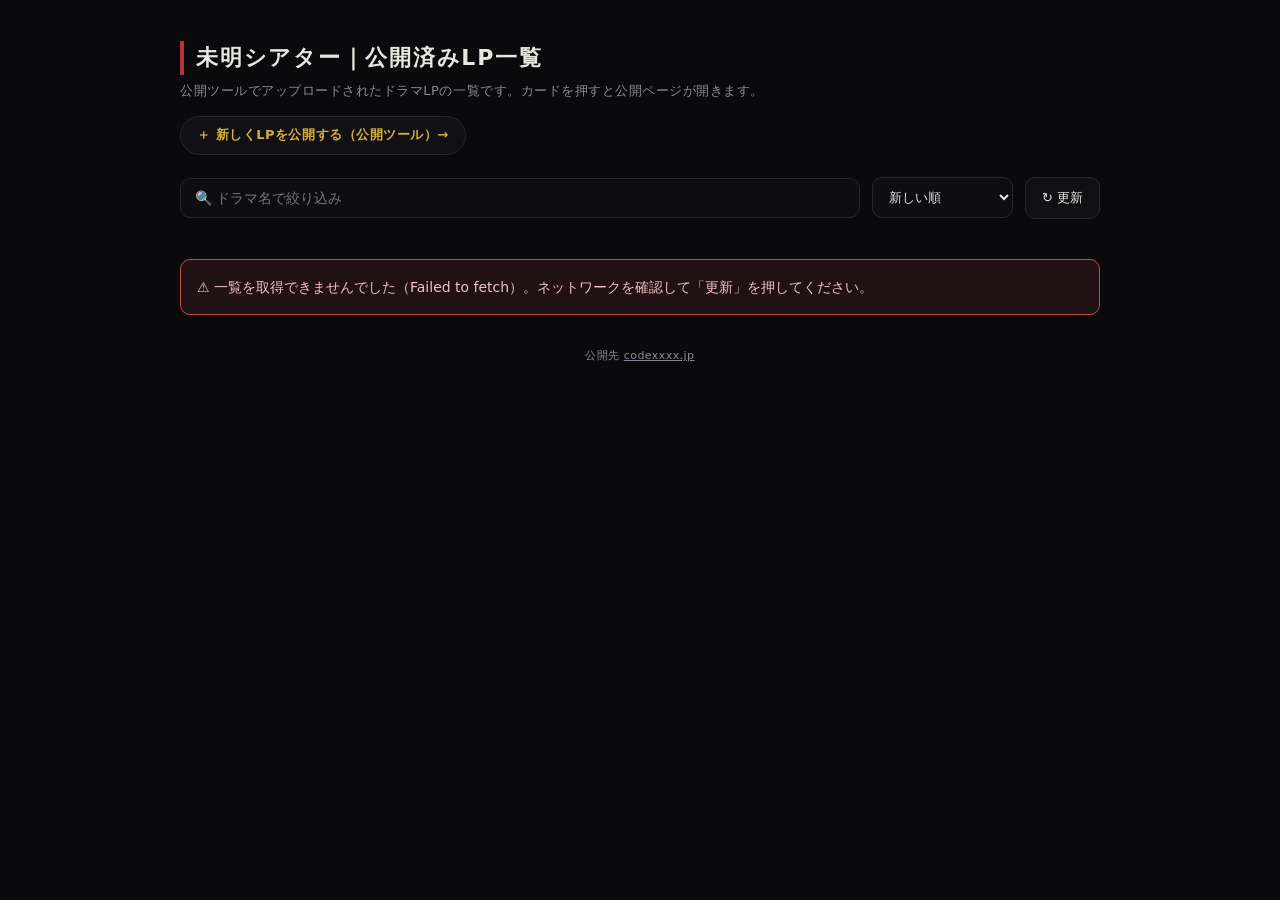
<file: list/index.html>
<!DOCTYPE html>
<html lang="ja">
<head>
<meta charset="UTF-8" />
<meta name="viewport" content="width=device-width, initial-scale=1.0" />
<meta name="robots" content="noindex, nofollow" />
<title>未明シアター｜公開済みLP一覧</title>
<style>
:root{
--bg:#0a0a0c; --panel:#141418; --line:#26262e; --ink:#e8e6e0;
--sub:#8a8a96; --accent:#b8323a; --accent2:#d4af37; --ok:#3fa46a; --ng:#c4474f;
}
*{box-sizing:border-box}
body{margin:0;background:var(--bg);color:var(--ink);
font-family:"Hiragino Kaku Gothic ProN","Yu Gothic",system-ui,sans-serif;
line-height:1.6;-webkit-font-smoothing:antialiased}
.wrap{max-width:960px;margin:0 auto;padding:40px 20px 80px}
.brand{display:flex;align-items:center;gap:12px;margin-bottom:6px}
.brand .bar{width:4px;height:34px;background:var(--accent)}
h1{font-size:22px;letter-spacing:.08em;margin:0;font-weight:700}
.lead{color:var(--sub);font-size:13px;margin:4px 0 14px;letter-spacing:.04em}
.navlink{display:inline-block;margin-bottom:22px;font-size:13px;font-weight:700;
text-decoration:none;color:var(--accent2);border:1px solid var(--line);
border-radius:999px;padding:8px 16px;background:#101015;transition:.15s;letter-spacing:.04em}
.navlink:hover{border-color:var(--accent2);background:#16161b}
.toolbar{display:flex;gap:12px;flex-wrap:wrap;align-items:center;margin-bottom:20px}
.search{flex:1;min-width:200px;background:#0e0e12;border:1px solid var(--line);
color:var(--ink);border-radius:10px;padding:11px 14px;font-size:14px;outline:none}
.search:focus{border-color:var(--accent2)}
select.sort{background:#0e0e12;border:1px solid var(--line);color:var(--ink);
border-radius:10px;padding:11px 12px;font-size:13px;outline:none;cursor:pointer}
.reload{border:1px solid var(--line);background:#101015;color:var(--ink);
border-radius:10px;padding:11px 16px;font-size:13px;cursor:pointer;transition:.15s;white-space:nowrap}
.reload:hover{border-color:var(--accent2)}
.meta{font-size:12px;color:var(--sub);margin-bottom:16px;letter-spacing:.04em}
.meta b{color:var(--accent2);font-weight:700}
.grid{display:grid;gap:14px;grid-template-columns:repeat(auto-fill,minmax(260px,1fr))}
.card{background:var(--panel);border:1px solid var(--line);border-radius:14px;
padding:18px 18px 16px;display:flex;flex-direction:column;gap:8px;transition:.15s;
text-decoration:none;color:inherit}
.card:hover{border-color:var(--accent2);transform:translateY(-2px)}
.card .name{font-size:16px;font-weight:700;word-break:break-all;letter-spacing:.02em}
.card .url{font-family:ui-monospace,monospace;font-size:12px;color:var(--accent2);
word-break:break-all}
.card .info{display:flex;justify-content:space-between;align-items:center;
margin-top:6px;font-size:11px;color:var(--sub)}
.badge{border:1px solid var(--line);border-radius:999px;padding:3px 10px;
font-size:11px;color:var(--ink);background:#0e0e12;white-space:nowrap}
.status{margin-top:20px;font-size:14px;border-radius:10px;padding:16px;display:none}
.status.show{display:block}
.status.err{background:rgba(196,71,79,.12);border:1px solid var(--ng);color:#f0c2c5}
.status.empty{background:#101015;border:1px solid var(--line);color:var(--sub);text-align:center}
.status a{color:var(--accent2);font-weight:700}
.skeleton{height:118px;background:linear-gradient(90deg,#141418,#1b1b21,#141418);
background-size:200% 100%;animation:sh 1.3s ease-in-out infinite;border-radius:14px;border:1px solid var(--line)}
@keyframes sh{to{background-position:-200% 0}}
.spin{display:inline-block;width:14px;height:14px;border:2px solid var(--ink);
border-top-color:transparent;border-radius:50%;animation:s .7s linear infinite;
vertical-align:-2px;margin-right:8px}
@keyframes s{to{transform:rotate(360deg)}}
.foot{margin-top:32px;font-size:11px;color:var(--sub);text-align:center;letter-spacing:.04em}
.foot a{color:var(--sub)}
</style>
</head>
<body>
<div class="wrap">
<div class="brand"><div class="bar"></div><h1>未明シアター｜公開済みLP一覧</h1></div>
<p class="lead">公開ツールでアップロードされたドラマLPの一覧です。カードを押すと公開ページが開きます。</p>
<a class="navlink" href="/publish/">＋ 新しくLPを公開する（公開ツール）→</a>

<div class="toolbar">
<input id="search" class="search" type="text" placeholder="🔍 ドラマ名で絞り込み" autocomplete="off" />
<select id="sort" class="sort">
<option value="new">新しい順</option>
<option value="old">古い順</option>
<option value="name">名前順（A→Z）</option>
</select>
<button id="reload" class="reload">↻ 更新</button>
</div>

<div id="meta" class="meta"></div>
<div id="grid" class="grid"></div>
<div id="status" class="status"></div>

<div class="foot">
公開先 <a href="http://codexxxx.jp/" target="_blank" rel="noopener">codexxxx.jp</a>
</div>
</div>

<script>
const OWNER = 'vivihub';
const REPO = 'vivihub.github.io';
const PUBLIC_BASE = 'http://codexxxx.jp';
const API = `https://api.github.com/repos/${OWNER}/${REPO}`;
// LP ではないトップ階層（リポジトリ管理用ファイル/フォルダ）は一覧から除外
const IGNORE = new Set(['functions','upload','publish','list','assets','.github','node_modules']);

const $ = (s) => document.querySelector(s);
let DATA = []; // [{name, count, date}]

function fmtDate(iso){
if(!iso) return '—';
const d = new Date(iso);
if(isNaN(d)) return '—';
return new Intl.DateTimeFormat('ja-JP',{year:'numeric',month:'2-digit',day:'2-digit',timeZone:'Asia/Tokyo'}).format(d);
}

function showStatus(cls, html){
const st = $('#status');
st.className = 'status show ' + cls;
st.innerHTML = html;
}
function clearStatus(){ $('#status').className = 'status'; $('#status').innerHTML=''; }

function skeletons(n=6){
$('#grid').innerHTML = Array.from({length:n}).map(()=>'<div class="skeleton"></div>').join('');
}

// コミット履歴から各フォルダの最終公開日・ファイル数を推定する。
// deploy.js のコミットメッセージ形式: 「公開: <フォルダ名>（Nファイル）」
async function fetchCommitMeta(){
const map = {};
// 直近 300 件（3ページ）まで遡って解析（API 制限に配慮）
for(let page=1; page<=3; page++){
let res;
try{
res = await fetch(`${API}/commits?per_page=100&page=${page}`, {headers:{'Accept':'application/vnd.github+json'}});
}catch(e){ break; }
if(!res.ok) break;
const commits = await res.json();
if(!Array.isArray(commits) || commits.length===0) break;
const re = /公開:\s*(.+?)（\s*(\d+)\s*ファイル/;
for(const c of commits){
const msg = (c.commit && c.commit.message) || '';
const m = msg.match(re);
if(!m) continue;
const name = m[1].trim();
if(map[name]) continue; // 最初に出会う＝最新コミットを採用
map[name] = { count: parseInt(m[2],10), date: c.commit.author.date || c.commit.committer.date };
}
if(commits.length < 100) break;
}
return map;
}

async function load(){
clearStatus();
skeletons();
$('#meta').textContent = '読み込み中…';
$('#reload').disabled = true;
$('#reload').innerHTML = '<span class="spin"></span>更新中';
try{
const res = await fetch(`${API}/contents/`, {headers:{'Accept':'application/vnd.github+json'}});
if(res.status === 403){
throw new Error('rate');
}
if(res.status === 404){
throw new Error('notfound');
}
if(!res.ok) throw new Error('http:'+res.status);
const entries = await res.json();
const dirs = entries
.filter(e => e.type === 'dir')
.map(e => e.name)
.filter(n => !n.startsWith('.') && !IGNORE.has(n));

let meta = {};
try{ meta = await fetchCommitMeta(); }catch(e){ /* 日付は任意 */ }

DATA = dirs.map(name => ({
name,
count: meta[name] ? meta[name].count : null,
date: meta[name] ? meta[name].date : null,
}));
render();
const now = new Intl.DateTimeFormat('ja-JP',{hour:'2-digit',minute:'2-digit',timeZone:'Asia/Tokyo'}).format(new Date());
$('#meta').innerHTML = `公開中のLP <b>${DATA.length}</b> 件 ・ 最終取得 ${now}`;
}catch(e){
$('#meta').textContent = '';
$('#grid').innerHTML = '';
if(e.message === 'rate'){
showStatus('err','⚠ GitHub API のアクセス制限に達しました。1時間ほど待つか、しばらくしてから「更新」を押してください。');
}else if(e.message === 'notfound'){
showStatus('err','⚠ 一覧データを取得できませんでした。時間をおいて「更新」を押してください。');
}else{
showStatus('err','⚠ 一覧を取得できませんでした（'+e.message+'）。ネットワークを確認して「更新」を押してください。');
}
}finally{
$('#reload').disabled = false;
$('#reload').textContent = '↻ 更新';
}
}

function render(){
const q = $('#search').value.trim().toLowerCase();
const sort = $('#sort').value;
let list = DATA.filter(d => !q || d.name.toLowerCase().includes(q));

list.sort((a,b)=>{
if(sort === 'name') return a.name.localeCompare(b.name,'ja');
const ta = a.date ? new Date(a.date).getTime() : 0;
const tb = b.date ? new Date(b.date).getTime() : 0;
if(ta !== tb) return sort==='old' ? ta-tb : tb-ta;
return a.name.localeCompare(b.name,'ja');
});

const grid = $('#grid');
if(DATA.length === 0){
grid.innerHTML = '';
showStatus('empty','まだ公開されたLPはありません。');
return;
}
clearStatus();
if(list.length === 0){
grid.innerHTML = '';
showStatus('empty','「'+$('#search').value+'」に一致するLPはありません。');
return;
}
grid.innerHTML = list.map(d => {
const url = `${PUBLIC_BASE}/${encodeURIComponent(d.name)}/`;
const badge = d.count != null ? `<span class="badge">${d.count} ファイル</span>` : '';
return `<a class="card" href="${url}" target="_blank" rel="noopener">
<span class="name">${escapeHtml(d.name)}</span>
<span class="url">${PUBLIC_BASE}/${escapeHtml(d.name)}/</span>
<span class="info"><span>公開日 ${fmtDate(d.date)}</span>${badge}</span>
</a>`;
}).join('');
}

function escapeHtml(s){
return String(s).replace(/[&<>"']/g, c => ({'&':'&amp;','<':'&lt;','>':'&gt;','"':'&quot;',"'":'&#39;'}[c]));
}

$('#search').addEventListener('input', render);
$('#sort').addEventListener('change', render);
$('#reload').addEventListener('click', load);

load();
</script>
</body>
</html>
</file>
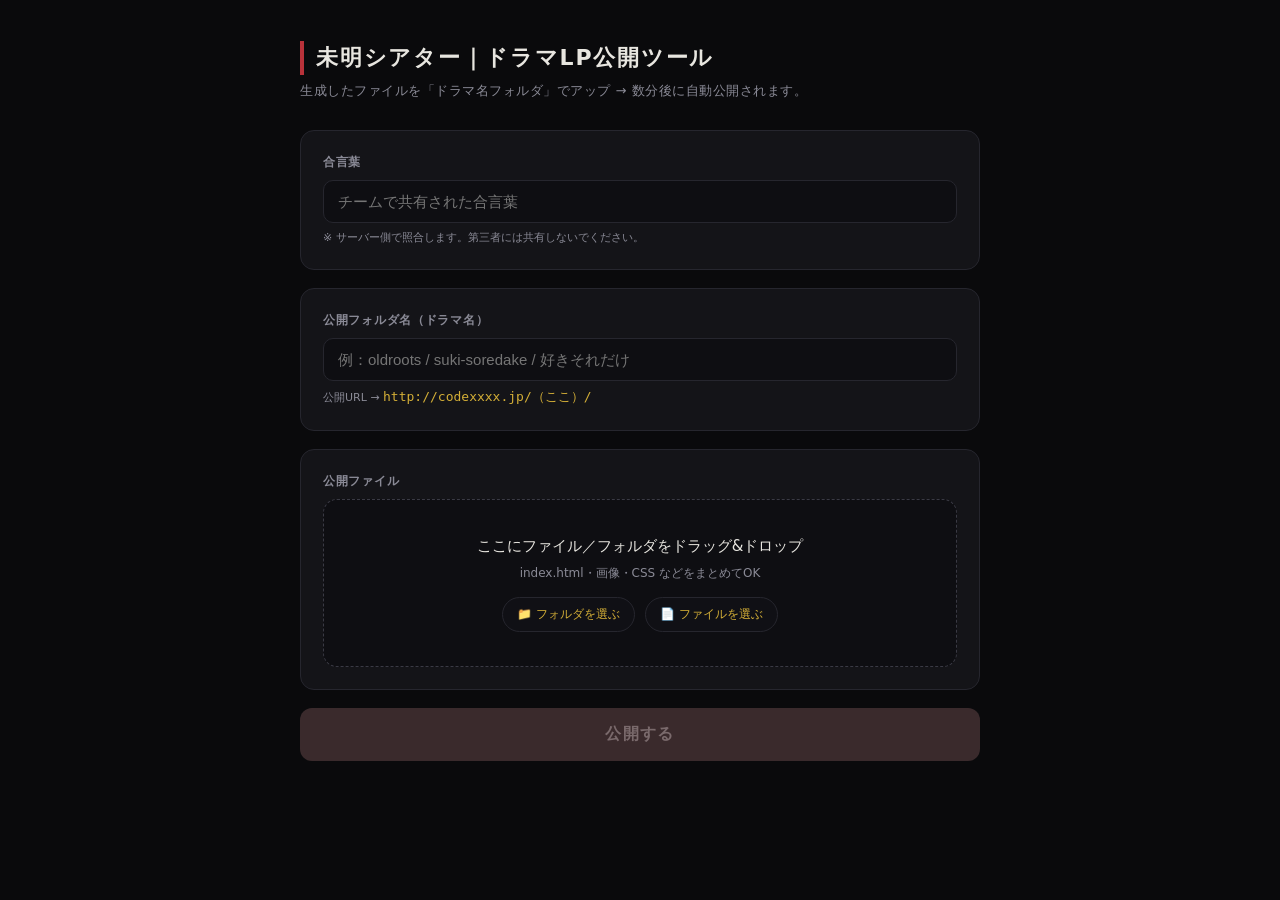
<file: publish/index.html>
<!DOCTYPE html>
<html lang="ja">
<head>
<meta charset="UTF-8" />
<meta name="viewport" content="width=device-width, initial-scale=1.0" />
<meta name="robots" content="noindex, nofollow" />
<title>未明シアター｜ドラマLP公開ツール</title>
<style>
  :root{
    --bg:#0a0a0c; --panel:#141418; --line:#26262e; --ink:#e8e6e0;
    --sub:#8a8a96; --accent:#b8323a; --accent2:#d4af37; --ok:#3fa46a; --ng:#c4474f;
  }
  *{box-sizing:border-box}
  body{margin:0;background:var(--bg);color:var(--ink);
    font-family:"Hiragino Kaku Gothic ProN","Yu Gothic",system-ui,sans-serif;
    line-height:1.6;-webkit-font-smoothing:antialiased}
  .wrap{max-width:720px;margin:0 auto;padding:40px 20px 80px}
  .brand{display:flex;align-items:center;gap:12px;margin-bottom:6px}
  .brand .bar{width:4px;height:34px;background:var(--accent)}
  h1{font-size:22px;letter-spacing:.08em;margin:0;font-weight:700}
  .lead{color:var(--sub);font-size:13px;margin:4px 0 28px;letter-spacing:.04em}
  .card{background:var(--panel);border:1px solid var(--line);border-radius:14px;
    padding:22px;margin-bottom:18px}
  label{display:block;font-size:12px;color:var(--sub);letter-spacing:.06em;
    margin-bottom:8px;font-weight:600}
  input[type=text],input[type=password]{width:100%;background:#0e0e12;border:1px solid var(--line);
    color:var(--ink);border-radius:10px;padding:12px 14px;font-size:15px;outline:none}
  input:focus{border-color:var(--accent2)}
  .hint{font-size:11px;color:var(--sub);margin-top:6px}
  .row{display:grid;gap:18px;grid-template-columns:1fr 1fr}
  @media(max-width:560px){.row{grid-template-columns:1fr}}
  .drop{border:1.5px dashed #3a3a44;border-radius:14px;padding:34px 18px;text-align:center;
    cursor:pointer;transition:.15s;background:#0e0e12}
  .drop:hover,.drop.over{border-color:var(--accent2);background:#16161b}
  .drop .big{font-size:15px;margin-bottom:6px}
  .drop .small{font-size:12px;color:var(--sub)}
  .picks{display:flex;gap:10px;justify-content:center;margin-top:14px;flex-wrap:wrap}
  .pick{font-size:12px;color:var(--accent2);border:1px solid var(--line);
    padding:7px 14px;border-radius:999px;cursor:pointer;background:#101015}
  .pick:hover{border-color:var(--accent2)}
  .files{margin-top:16px;display:none}
  .files.show{display:block}
  .files h3{font-size:12px;color:var(--sub);letter-spacing:.06em;margin:0 0 8px}
  .flist{max-height:240px;overflow:auto;border:1px solid var(--line);border-radius:10px}
  .frow{display:flex;justify-content:space-between;align-items:center;gap:10px;
    padding:9px 12px;border-bottom:1px solid var(--line);font-size:13px}
  .frow:last-child{border-bottom:none}
  .fpath{font-family:ui-monospace,monospace;color:var(--ink);word-break:break-all}
  .fsize{color:var(--sub);font-size:11px;white-space:nowrap}
  .fdel{color:var(--ng);cursor:pointer;font-size:12px;white-space:nowrap}
  .btn{width:100%;border:none;border-radius:12px;padding:16px;font-size:16px;font-weight:700;
    letter-spacing:.08em;cursor:pointer;background:var(--accent);color:#fff;transition:.15s}
  .btn:hover{background:#cf3a43}
  .btn:disabled{background:#3a2a2c;color:#7a6a6c;cursor:not-allowed}
  .status{margin-top:16px;font-size:14px;border-radius:10px;padding:14px;display:none}
  .status.show{display:block}
  .status.ok{background:rgba(63,164,106,.12);border:1px solid var(--ok);color:#bfe9cf}
  .status.err{background:rgba(196,71,79,.12);border:1px solid var(--ng);color:#f0c2c5}
  .status a{color:var(--accent2);font-weight:700}
  .copy{margin-left:10px;font-size:11px;border:1px solid var(--line);border-radius:6px;
    padding:3px 8px;cursor:pointer;color:var(--ink);background:#101015}
  .spin{display:inline-block;width:14px;height:14px;border:2px solid #fff;
    border-top-color:transparent;border-radius:50%;animation:s .7s linear infinite;
    vertical-align:-2px;margin-right:8px}
  @keyframes s{to{transform:rotate(360deg)}}
  .preview-url{font-family:ui-monospace,monospace;color:var(--accent2);font-size:13px}
</style>
</head>
<body>
<div class="wrap">
  <div class="brand"><div class="bar"></div><h1>未明シアター｜ドラマLP公開ツール</h1></div>
  <p class="lead">生成したファイルを「ドラマ名フォルダ」でアップ → 数分後に自動公開されます。</p>

  <div class="card">
    <label>合言葉</label>
    <input id="pass" type="password" placeholder="チームで共有された合言葉" autocomplete="off" />
    <div class="hint">※ サーバー側で照合します。第三者には共有しないでください。</div>
  </div>

  <div class="card">
    <label>公開フォルダ名（ドラマ名）</label>
    <input id="folder" type="text" placeholder="例：oldroots / suki-soredake / 好きそれだけ" autocomplete="off" />
    <div class="hint">公開URL → <span id="urlPreview" class="preview-url">http://codexxxx.jp/（ここ）/</span></div>
  </div>

  <div class="card">
    <label>公開ファイル</label>
    <div id="drop" class="drop">
      <div class="big">ここにファイル／フォルダをドラッグ&ドロップ</div>
      <div class="small">index.html・画像・CSS などをまとめてOK</div>
      <div class="picks">
        <span class="pick" id="pickFolder">📁 フォルダを選ぶ</span>
        <span class="pick" id="pickFiles">📄 ファイルを選ぶ</span>
      </div>
    </div>
    <input id="inFolder" type="file" webkitdirectory multiple hidden />
    <input id="inFiles" type="file" multiple hidden />

    <div id="files" class="files">
      <h3>公開されるファイル（<span id="count">0</span>件・<span id="total">0</span>）</h3>
      <div id="flist" class="flist"></div>
    </div>
  </div>

  <button id="go" class="btn" disabled>公開する</button>
  <div id="status" class="status"></div>
</div>

<script>
const $ = (s) => document.querySelector(s);
let FILES = []; // {file, relPath}

// ── URLプレビュー
$('#folder').addEventListener('input', () => {
  const v = $('#folder').value.trim() || '（ここ）';
  $('#urlPreview').textContent = `http://codexxxx.jp/${v}/`;
});

// ── ファイル選択（ボタン）
$('#pickFolder').onclick = () => $('#inFolder').click();
$('#pickFiles').onclick  = () => $('#inFiles').click();
$('#inFolder').addEventListener('change', e => addPlain([...e.target.files]));
$('#inFiles').addEventListener('change',  e => addPlain([...e.target.files]));

function addPlain(list){
  const arr = list.map(f => ({ file:f, relPath: f.webkitRelativePath || f.name }));
  ingest(arr);
}

// ── ドラッグ&ドロップ（フォルダ階層も再帰取得）
const drop = $('#drop');
['dragover','dragenter'].forEach(ev => drop.addEventListener(ev, e => {
  e.preventDefault(); drop.classList.add('over');
}));
['dragleave','drop'].forEach(ev => drop.addEventListener(ev, e => {
  e.preventDefault(); drop.classList.remove('over');
}));
drop.addEventListener('drop', async e => {
  const items = [...e.dataTransfer.items].map(i => i.webkitGetAsEntry && i.webkitGetAsEntry()).filter(Boolean);
  if (items.length){
    const out = [];
    for (const it of items) await walk(it, '', out);
    ingest(out);
  } else {
    addPlain([...e.dataTransfer.files]);
  }
});
function walk(entry, path, out){
  return new Promise(resolve => {
    if (entry.isFile){
      entry.file(f => { out.push({ file:f, relPath: path + entry.name }); resolve(); });
    } else if (entry.isDirectory){
      const reader = entry.createReader();
      const all = [];
      const read = () => reader.readEntries(async batch => {
        if (!batch.length){
          for (const e of all) await walk(e, path + entry.name + '/', out);
          resolve();
        } else { all.push(...batch); read(); }
      });
      read();
    } else resolve();
  });
}

// ── 取り込み（共通トップフォルダを剥がして重複排除）
function ingest(arr){
  arr = arr.filter(x => !x.file.name.startsWith('.')); // .DS_Store等を除外
  if (!arr.length) return;
  // 全ファイルが同じ先頭フォルダを共有していたら剥がす
  const tops = new Set(arr.map(x => x.relPath.split('/')[0]));
  const hasNest = arr.some(x => x.relPath.includes('/'));
  if (tops.size === 1 && hasNest){
    const top = [...tops][0] + '/';
    arr = arr.map(x => ({ ...x, relPath: x.relPath.startsWith(top) ? x.relPath.slice(top.length) : x.relPath }));
    // ドラマ名が未入力ならフォルダ名を自動補完
    if (!$('#folder').value.trim()){ $('#folder').value = [...tops][0]; $('#folder').dispatchEvent(new Event('input')); }
  }
  for (const x of arr){
    if (!x.relPath) continue;
    if (!FILES.some(f => f.relPath === x.relPath)) FILES.push(x);
  }
  render();
}

function human(b){ return b<1024?b+'B':b<1048576?(b/1024).toFixed(1)+'KB':(b/1048576).toFixed(1)+'MB'; }

function render(){
  const box = $('#files'), list = $('#flist');
  if (!FILES.length){ box.classList.remove('show'); $('#go').disabled = true; return; }
  box.classList.add('show');
  const total = FILES.reduce((s,f)=>s+f.file.size,0);
  $('#count').textContent = FILES.length;
  $('#total').textContent = human(total);
  list.innerHTML = '';
  FILES.forEach((f,i)=>{
    const r = document.createElement('div'); r.className='frow';
    r.innerHTML = `<span class="fpath">${f.relPath}</span>
      <span style="display:flex;gap:10px;align-items:center">
        <span class="fsize">${human(f.file.size)}</span>
        <span class="fdel" data-i="${i}">削除</span></span>`;
    list.appendChild(r);
  });
  list.querySelectorAll('.fdel').forEach(b=>b.onclick=()=>{ FILES.splice(+b.dataset.i,1); render(); });
  $('#go').disabled = false;
}

// ── base64化
function toB64(file){
  return new Promise((res,rej)=>{
    const r = new FileReader();
    r.onload = () => res(String(r.result).split(',')[1]);
    r.onerror = rej;
    r.readAsDataURL(file);
  });
}

// ── 公開
$('#go').onclick = async () => {
  const pass = $('#pass').value.trim();
  const folder = $('#folder').value.trim();
  const st = $('#status');
  st.className = 'status'; st.innerHTML = '';
  if (!pass)   return showErr('合言葉を入力してください。');
  if (!folder) return showErr('公開フォルダ名（ドラマ名）を入力してください。');
  if (!FILES.length) return showErr('ファイルを追加してください。');

  $('#go').disabled = true;
  $('#go').innerHTML = '<span class="spin"></span>公開処理中…';
  try{
    const files = [];
    for (const f of FILES) files.push({ path: f.relPath, content: await toB64(f.file) });
    const res = await fetch('/api/deploy', {
      method:'POST', headers:{'Content-Type':'application/json'},
      body: JSON.stringify({ passcode: pass, folder, files })
    });
    const data = await res.json();
    if (data.ok){
      st.className = 'status ok show';
      st.innerHTML = `✅ 公開しました（${data.count}ファイル / commit ${data.commit}）<br>
        反映まで通常1〜3分です。<br>
        🔗 <a href="${data.url}" target="_blank">${data.url}</a>
        <span class="copy" id="cp">URLをコピー</span>`;
      $('#cp').onclick = () => { navigator.clipboard.writeText(data.url); $('#cp').textContent='コピー済'; };
      FILES = []; render();
    } else {
      showErr(data.error || '不明なエラー');
    }
  }catch(e){
    showErr('通信エラー: ' + e.message);
  }finally{
    $('#go').disabled = false; $('#go').textContent = '公開する';
  }
};

function showErr(msg){
  const st = $('#status');
  st.className = 'status err show';
  st.textContent = '⚠ ' + msg;
}
</script>
</body>
</html>
</file>
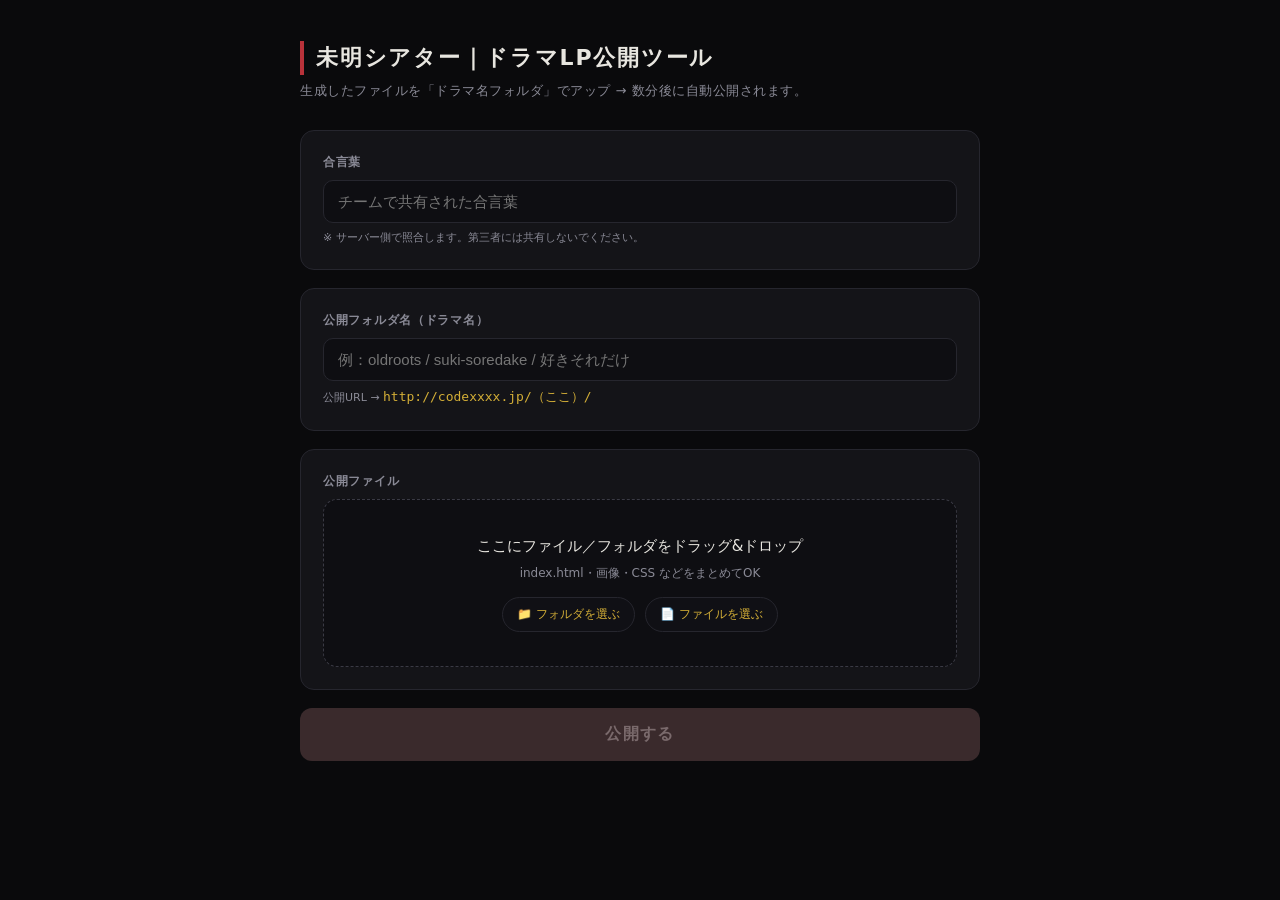
<file: test/index.html>
<!DOCTYPE html>
<html lang="ja">
<head>
<meta charset="UTF-8" />
<meta name="viewport" content="width=device-width, initial-scale=1.0" />
<meta name="robots" content="noindex, nofollow" />
<title>未明シアター｜ドラマLP公開ツール</title>
<style>
  :root{
    --bg:#0a0a0c; --panel:#141418; --line:#26262e; --ink:#e8e6e0;
    --sub:#8a8a96; --accent:#b8323a; --accent2:#d4af37; --ok:#3fa46a; --ng:#c4474f;
  }
  *{box-sizing:border-box}
  body{margin:0;background:var(--bg);color:var(--ink);
    font-family:"Hiragino Kaku Gothic ProN","Yu Gothic",system-ui,sans-serif;
    line-height:1.6;-webkit-font-smoothing:antialiased}
  .wrap{max-width:720px;margin:0 auto;padding:40px 20px 80px}
  .brand{display:flex;align-items:center;gap:12px;margin-bottom:6px}
  .brand .bar{width:4px;height:34px;background:var(--accent)}
  h1{font-size:22px;letter-spacing:.08em;margin:0;font-weight:700}
  .lead{color:var(--sub);font-size:13px;margin:4px 0 28px;letter-spacing:.04em}
  .card{background:var(--panel);border:1px solid var(--line);border-radius:14px;
    padding:22px;margin-bottom:18px}
  label{display:block;font-size:12px;color:var(--sub);letter-spacing:.06em;
    margin-bottom:8px;font-weight:600}
  input[type=text],input[type=password]{width:100%;background:#0e0e12;border:1px solid var(--line);
    color:var(--ink);border-radius:10px;padding:12px 14px;font-size:15px;outline:none}
  input:focus{border-color:var(--accent2)}
  .hint{font-size:11px;color:var(--sub);margin-top:6px}
  .row{display:grid;gap:18px;grid-template-columns:1fr 1fr}
  @media(max-width:560px){.row{grid-template-columns:1fr}}
  .drop{border:1.5px dashed #3a3a44;border-radius:14px;padding:34px 18px;text-align:center;
    cursor:pointer;transition:.15s;background:#0e0e12}
  .drop:hover,.drop.over{border-color:var(--accent2);background:#16161b}
  .drop .big{font-size:15px;margin-bottom:6px}
  .drop .small{font-size:12px;color:var(--sub)}
  .picks{display:flex;gap:10px;justify-content:center;margin-top:14px;flex-wrap:wrap}
  .pick{font-size:12px;color:var(--accent2);border:1px solid var(--line);
    padding:7px 14px;border-radius:999px;cursor:pointer;background:#101015}
  .pick:hover{border-color:var(--accent2)}
  .files{margin-top:16px;display:none}
  .files.show{display:block}
  .files h3{font-size:12px;color:var(--sub);letter-spacing:.06em;margin:0 0 8px}
  .flist{max-height:240px;overflow:auto;border:1px solid var(--line);border-radius:10px}
  .frow{display:flex;justify-content:space-between;align-items:center;gap:10px;
    padding:9px 12px;border-bottom:1px solid var(--line);font-size:13px}
  .frow:last-child{border-bottom:none}
  .fpath{font-family:ui-monospace,monospace;color:var(--ink);word-break:break-all}
  .fsize{color:var(--sub);font-size:11px;white-space:nowrap}
  .fdel{color:var(--ng);cursor:pointer;font-size:12px;white-space:nowrap}
  .btn{width:100%;border:none;border-radius:12px;padding:16px;font-size:16px;font-weight:700;
    letter-spacing:.08em;cursor:pointer;background:var(--accent);color:#fff;transition:.15s}
  .btn:hover{background:#cf3a43}
  .btn:disabled{background:#3a2a2c;color:#7a6a6c;cursor:not-allowed}
  .status{margin-top:16px;font-size:14px;border-radius:10px;padding:14px;display:none}
  .status.show{display:block}
  .status.ok{background:rgba(63,164,106,.12);border:1px solid var(--ok);color:#bfe9cf}
  .status.err{background:rgba(196,71,79,.12);border:1px solid var(--ng);color:#f0c2c5}
  .status a{color:var(--accent2);font-weight:700}
  .copy{margin-left:10px;font-size:11px;border:1px solid var(--line);border-radius:6px;
    padding:3px 8px;cursor:pointer;color:var(--ink);background:#101015}
  .spin{display:inline-block;width:14px;height:14px;border:2px solid #fff;
    border-top-color:transparent;border-radius:50%;animation:s .7s linear infinite;
    vertical-align:-2px;margin-right:8px}
  @keyframes s{to{transform:rotate(360deg)}}
  .preview-url{font-family:ui-monospace,monospace;color:var(--accent2);font-size:13px}
</style>
</head>
<body>
<div class="wrap">
  <div class="brand"><div class="bar"></div><h1>未明シアター｜ドラマLP公開ツール</h1></div>
  <p class="lead">生成したファイルを「ドラマ名フォルダ」でアップ → 数分後に自動公開されます。</p>

  <div class="card">
    <label>合言葉</label>
    <input id="pass" type="password" placeholder="チームで共有された合言葉" autocomplete="off" />
    <div class="hint">※ サーバー側で照合します。第三者には共有しないでください。</div>
  </div>

  <div class="card">
    <label>公開フォルダ名（ドラマ名）</label>
    <input id="folder" type="text" placeholder="例：oldroots / suki-soredake / 好きそれだけ" autocomplete="off" />
    <div class="hint">公開URL → <span id="urlPreview" class="preview-url">http://codexxxx.jp/（ここ）/</span></div>
  </div>

  <div class="card">
    <label>公開ファイル</label>
    <div id="drop" class="drop">
      <div class="big">ここにファイル／フォルダをドラッグ&ドロップ</div>
      <div class="small">index.html・画像・CSS などをまとめてOK</div>
      <div class="picks">
        <span class="pick" id="pickFolder">📁 フォルダを選ぶ</span>
        <span class="pick" id="pickFiles">📄 ファイルを選ぶ</span>
      </div>
    </div>
    <input id="inFolder" type="file" webkitdirectory multiple hidden />
    <input id="inFiles" type="file" multiple hidden />

    <div id="files" class="files">
      <h3>公開されるファイル（<span id="count">0</span>件・<span id="total">0</span>）</h3>
      <div id="flist" class="flist"></div>
    </div>
  </div>

  <button id="go" class="btn" disabled>公開する</button>
  <div id="status" class="status"></div>
</div>

<script>
const $ = (s) => document.querySelector(s);
let FILES = []; // {file, relPath}

// ── URLプレビュー
$('#folder').addEventListener('input', () => {
  const v = $('#folder').value.trim() || '（ここ）';
  $('#urlPreview').textContent = `http://codexxxx.jp/${v}/`;
});

// ── ファイル選択（ボタン）
$('#pickFolder').onclick = () => $('#inFolder').click();
$('#pickFiles').onclick  = () => $('#inFiles').click();
$('#inFolder').addEventListener('change', e => addPlain([...e.target.files]));
$('#inFiles').addEventListener('change',  e => addPlain([...e.target.files]));

function addPlain(list){
  const arr = list.map(f => ({ file:f, relPath: f.webkitRelativePath || f.name }));
  ingest(arr);
}

// ── ドラッグ&ドロップ（フォルダ階層も再帰取得）
const drop = $('#drop');
['dragover','dragenter'].forEach(ev => drop.addEventListener(ev, e => {
  e.preventDefault(); drop.classList.add('over');
}));
['dragleave','drop'].forEach(ev => drop.addEventListener(ev, e => {
  e.preventDefault(); drop.classList.remove('over');
}));
drop.addEventListener('drop', async e => {
  const items = [...e.dataTransfer.items].map(i => i.webkitGetAsEntry && i.webkitGetAsEntry()).filter(Boolean);
  if (items.length){
    const out = [];
    for (const it of items) await walk(it, '', out);
    ingest(out);
  } else {
    addPlain([...e.dataTransfer.files]);
  }
});
function walk(entry, path, out){
  return new Promise(resolve => {
    if (entry.isFile){
      entry.file(f => { out.push({ file:f, relPath: path + entry.name }); resolve(); });
    } else if (entry.isDirectory){
      const reader = entry.createReader();
      const all = [];
      const read = () => reader.readEntries(async batch => {
        if (!batch.length){
          for (const e of all) await walk(e, path + entry.name + '/', out);
          resolve();
        } else { all.push(...batch); read(); }
      });
      read();
    } else resolve();
  });
}

// ── 取り込み（共通トップフォルダを剥がして重複排除）
function ingest(arr){
  arr = arr.filter(x => !x.file.name.startsWith('.')); // .DS_Store等を除外
  if (!arr.length) return;
  // 全ファイルが同じ先頭フォルダを共有していたら剥がす
  const tops = new Set(arr.map(x => x.relPath.split('/')[0]));
  const hasNest = arr.some(x => x.relPath.includes('/'));
  if (tops.size === 1 && hasNest){
    const top = [...tops][0] + '/';
    arr = arr.map(x => ({ ...x, relPath: x.relPath.startsWith(top) ? x.relPath.slice(top.length) : x.relPath }));
    // ドラマ名が未入力ならフォルダ名を自動補完
    if (!$('#folder').value.trim()){ $('#folder').value = [...tops][0]; $('#folder').dispatchEvent(new Event('input')); }
  }
  for (const x of arr){
    if (!x.relPath) continue;
    if (!FILES.some(f => f.relPath === x.relPath)) FILES.push(x);
  }
  render();
}

function human(b){ return b<1024?b+'B':b<1048576?(b/1024).toFixed(1)+'KB':(b/1048576).toFixed(1)+'MB'; }

function render(){
  const box = $('#files'), list = $('#flist');
  if (!FILES.length){ box.classList.remove('show'); $('#go').disabled = true; return; }
  box.classList.add('show');
  const total = FILES.reduce((s,f)=>s+f.file.size,0);
  $('#count').textContent = FILES.length;
  $('#total').textContent = human(total);
  list.innerHTML = '';
  FILES.forEach((f,i)=>{
    const r = document.createElement('div'); r.className='frow';
    r.innerHTML = `<span class="fpath">${f.relPath}</span>
      <span style="display:flex;gap:10px;align-items:center">
        <span class="fsize">${human(f.file.size)}</span>
        <span class="fdel" data-i="${i}">削除</span></span>`;
    list.appendChild(r);
  });
  list.querySelectorAll('.fdel').forEach(b=>b.onclick=()=>{ FILES.splice(+b.dataset.i,1); render(); });
  $('#go').disabled = false;
}

// ── base64化
function toB64(file){
  return new Promise((res,rej)=>{
    const r = new FileReader();
    r.onload = () => res(String(r.result).split(',')[1]);
    r.onerror = rej;
    r.readAsDataURL(file);
  });
}

// ── 公開
$('#go').onclick = async () => {
  const pass = $('#pass').value.trim();
  const folder = $('#folder').value.trim();
  const st = $('#status');
  st.className = 'status'; st.innerHTML = '';
  if (!pass)   return showErr('合言葉を入力してください。');
  if (!folder) return showErr('公開フォルダ名（ドラマ名）を入力してください。');
  if (!FILES.length) return showErr('ファイルを追加してください。');

  $('#go').disabled = true;
  $('#go').innerHTML = '<span class="spin"></span>公開処理中…';
  try{
    const files = [];
    for (const f of FILES) files.push({ path: f.relPath, content: await toB64(f.file) });
    const res = await fetch('/api/deploy', {
      method:'POST', headers:{'Content-Type':'application/json'},
      body: JSON.stringify({ passcode: pass, folder, files })
    });
    const data = await res.json();
    if (data.ok){
      st.className = 'status ok show';
      st.innerHTML = `✅ 公開しました（${data.count}ファイル / commit ${data.commit}）<br>
        反映まで通常1〜3分です。<br>
        🔗 <a href="${data.url}" target="_blank">${data.url}</a>
        <span class="copy" id="cp">URLをコピー</span>`;
      $('#cp').onclick = () => { navigator.clipboard.writeText(data.url); $('#cp').textContent='コピー済'; };
      FILES = []; render();
    } else {
      showErr(data.error || '不明なエラー');
    }
  }catch(e){
    showErr('通信エラー: ' + e.message);
  }finally{
    $('#go').disabled = false; $('#go').textContent = '公開する';
  }
};

function showErr(msg){
  const st = $('#status');
  st.className = 'status err show';
  st.textContent = '⚠ ' + msg;
}
</script>
</body>
</html>
</file>
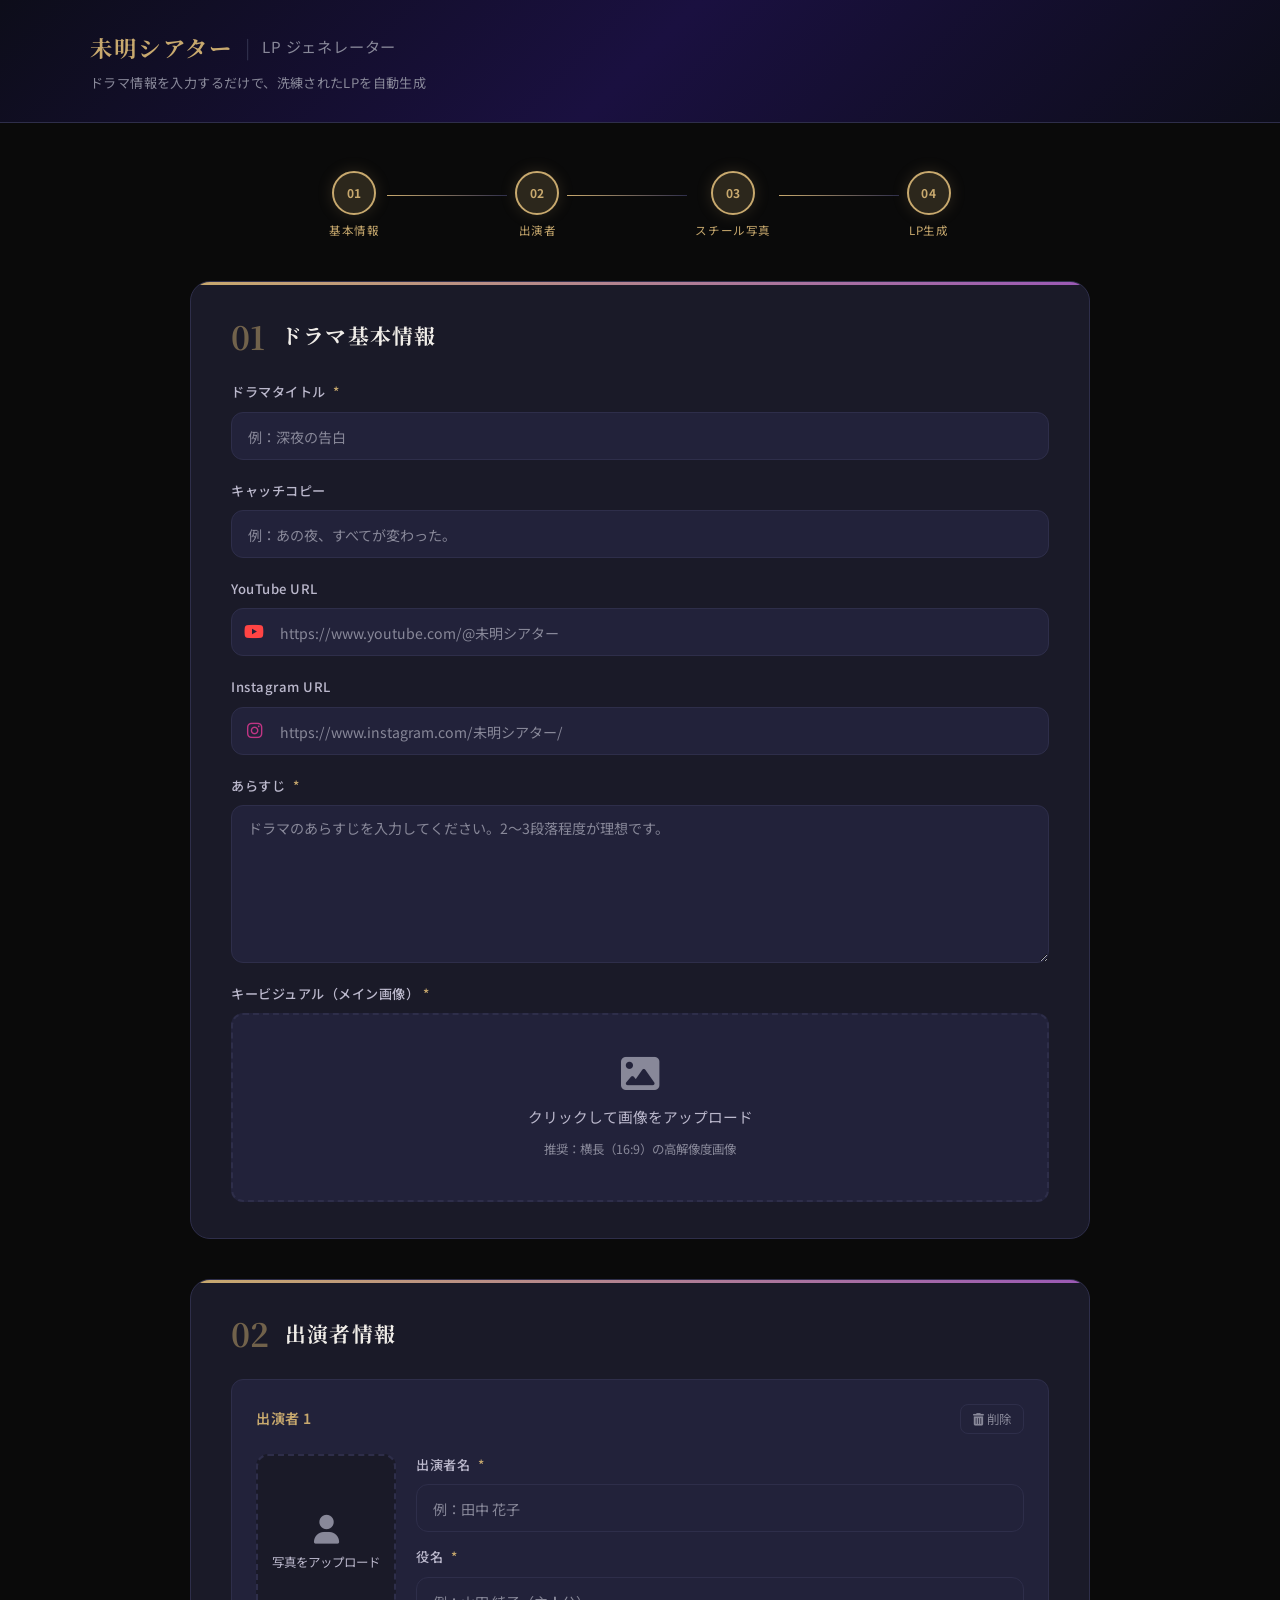
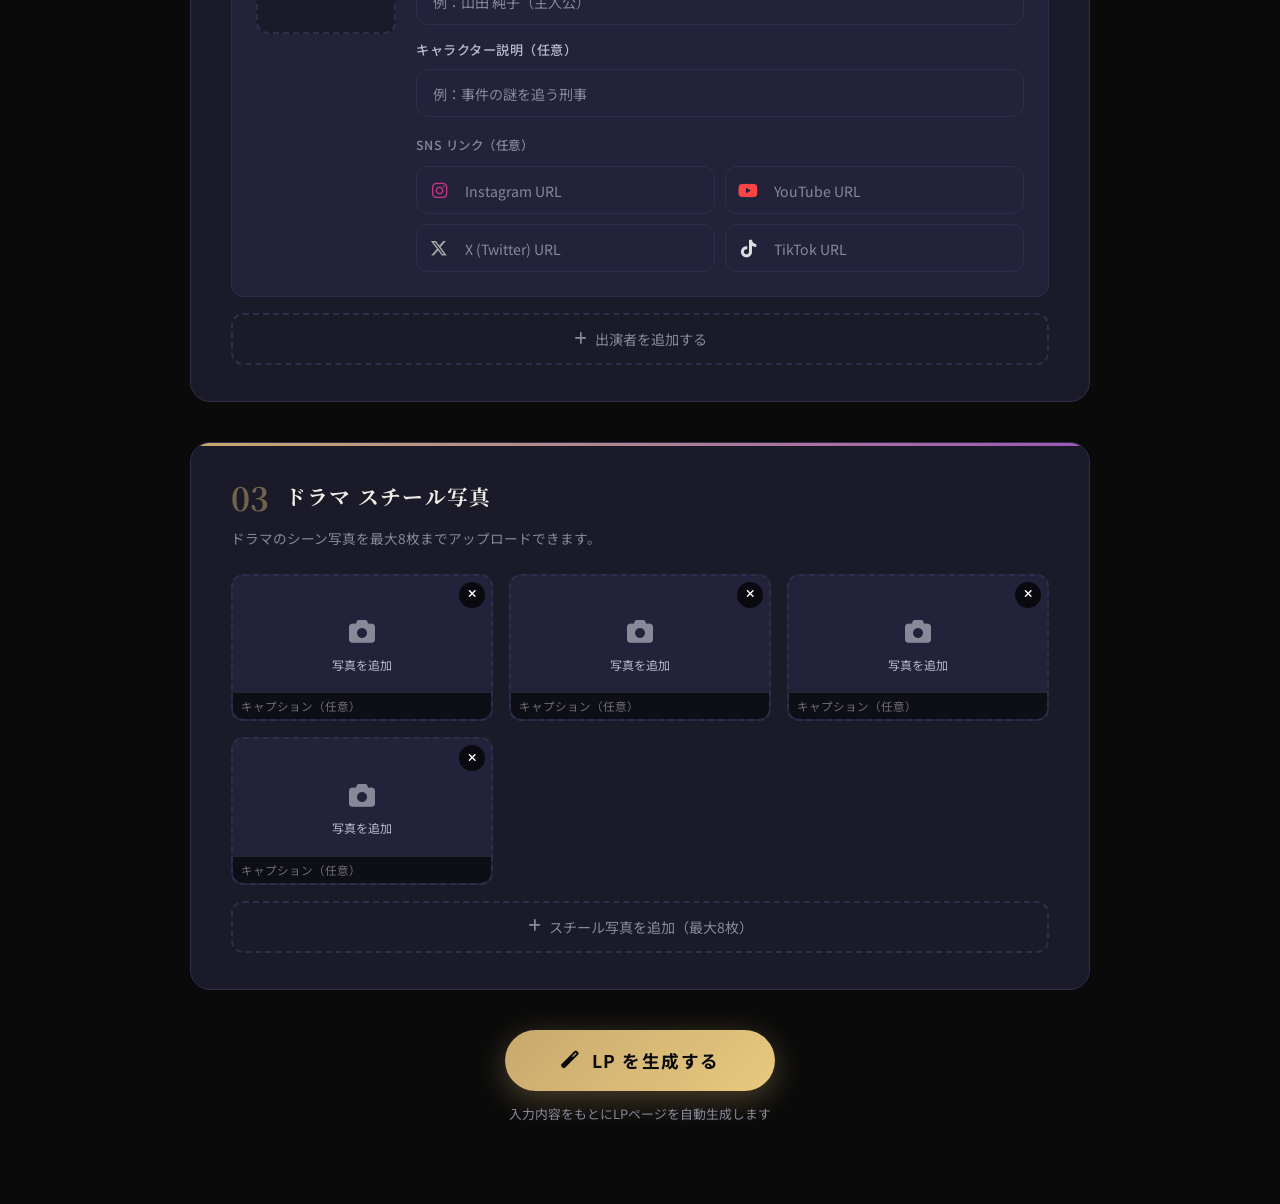
<file: upload/index.html>
<!DOCTYPE html>
<html lang="ja">
<head>
  <meta charset="UTF-8">
  <meta name="viewport" content="width=device-width, initial-scale=1.0">
  <title>未明シアター LP ジェネレーター</title>
  <link rel="preconnect" href="https://fonts.googleapis.com">
  <link href="https://fonts.googleapis.com/css2?family=Noto+Sans+JP:wght@300;400;500;700;900&family=Noto+Serif+JP:wght@300;400;700&display=swap" rel="stylesheet">
  <link rel="stylesheet" href="https://cdn.jsdelivr.net/npm/@fortawesome/fontawesome-free@6.4.0/css/all.min.css">
  <link rel="stylesheet" href="css/style.css">
</head>
<body>

  <!-- ========== HEADER ========== -->
  <header class="tool-header">
    <div class="header-inner">
      <div class="brand">
        <span class="brand-label">未明シアター</span>
        <span class="brand-divider">|</span>
        <span class="brand-sub">LP ジェネレーター</span>
      </div>
      <p class="header-desc">ドラマ情報を入力するだけで、洗練されたLPを自動生成</p>
    </div>
  </header>

  <!-- ========== MAIN TOOL ========== -->
  <main class="tool-main">
    <div class="tool-container">

      <!-- STEP INDICATOR -->
      <div class="step-indicator">
        <div class="step active" data-step="1">
          <div class="step-num">01</div>
          <div class="step-label">基本情報</div>
        </div>
        <div class="step-line"></div>
        <div class="step active" data-step="2">
          <div class="step-num">02</div>
          <div class="step-label">出演者</div>
        </div>
        <div class="step-line"></div>
        <div class="step active" data-step="3">
          <div class="step-num">03</div>
          <div class="step-label">スチール写真</div>
        </div>
        <div class="step-line"></div>
        <div class="step active" data-step="4">
          <div class="step-num">04</div>
          <div class="step-label">LP生成</div>
        </div>
      </div>

      <!-- ===== SECTION 1: 基本情報 ===== -->
      <section class="form-section" id="section-basic">
        <div class="section-header">
          <span class="section-num">01</span>
          <h2 class="section-title">ドラマ基本情報</h2>
        </div>

        <div class="form-grid">
          <!-- ドラマタイトル -->
          <div class="form-group full-width">
            <label class="form-label">ドラマタイトル <span class="required">*</span></label>
            <input type="text" id="drama-title" class="form-input" placeholder="例：深夜の告白">
          </div>

          <!-- キャッチコピー -->
          <div class="form-group full-width">
            <label class="form-label">キャッチコピー</label>
            <input type="text" id="drama-catchcopy" class="form-input" placeholder="例：あの夜、すべてが変わった。">
          </div>

          <!-- YouTube URL -->
          <div class="form-group full-width">
            <label class="form-label">YouTube URL</label>
            <div class="url-input-wrap">
              <span class="url-prefix yt"><i class="fab fa-youtube"></i></span>
              <input type="url" id="drama-youtube" class="form-input url-input" placeholder="https://www.youtube.com/@未明シアター">
            </div>
          </div>

          <!-- Instagram URL -->
          <div class="form-group full-width">
            <label class="form-label">Instagram URL</label>
            <div class="url-input-wrap">
              <span class="url-prefix insta"><i class="fab fa-instagram"></i></span>
              <input type="url" id="drama-instagram" class="form-input url-input" placeholder="https://www.instagram.com/未明シアター/">
            </div>
          </div>

          <!-- あらすじ -->
          <div class="form-group full-width">
            <label class="form-label">あらすじ <span class="required">*</span></label>
            <textarea id="drama-synopsis" class="form-textarea" rows="6" placeholder="ドラマのあらすじを入力してください。2〜3段落程度が理想です。"></textarea>
          </div>

          <!-- キービジュアル -->
          <div class="form-group full-width">
            <label class="form-label">キービジュアル（メイン画像）<span class="required">*</span></label>
            <div class="upload-area" id="kv-upload-area">
              <input type="file" id="kv-upload" accept="image/*" hidden>
              <div class="upload-placeholder" onclick="document.getElementById('kv-upload').click()">
                <i class="fas fa-image upload-icon"></i>
                <p class="upload-text">クリックして画像をアップロード</p>
                <p class="upload-sub">推奨：横長（16:9）の高解像度画像</p>
              </div>
              <img id="kv-preview" class="upload-preview hidden" alt="キービジュアル">
              <button class="upload-remove hidden" id="kv-remove"><i class="fas fa-times"></i> 削除</button>
            </div>
          </div>
        </div>
      </section>

      <!-- ===== SECTION 2: 出演者 ===== -->
      <section class="form-section" id="section-cast">
        <div class="section-header">
          <span class="section-num">02</span>
          <h2 class="section-title">出演者情報</h2>
        </div>

        <div id="cast-list">
          <!-- JS で動的追加 -->
        </div>

        <button class="add-cast-btn" id="add-cast-btn">
          <i class="fas fa-plus"></i> 出演者を追加する
        </button>
      </section>

      <!-- ===== SECTION 3: スチール写真 ===== -->
      <section class="form-section" id="section-stills">
        <div class="section-header">
          <span class="section-num">03</span>
          <h2 class="section-title">ドラマ スチール写真</h2>
        </div>
        <p class="section-desc">ドラマのシーン写真を最大8枚までアップロードできます。</p>

        <div class="stills-grid" id="stills-grid">
          <!-- JS で動的生成 -->
        </div>

        <button class="add-still-btn" id="add-still-btn">
          <i class="fas fa-plus"></i> スチール写真を追加（最大8枚）
        </button>
      </section>

      <!-- ===== GENERATE BUTTON ===== -->
      <div class="generate-area">
        <button class="generate-btn" id="generate-btn">
          <i class="fas fa-magic"></i>
          LP を生成する
        </button>
        <p class="generate-note">入力内容をもとにLPページを自動生成します</p>
      </div>

    </div><!-- /.tool-container -->
  </main>

  <!-- ========== LP PREVIEW MODAL ========== -->
  <div class="modal-overlay hidden" id="preview-modal">
    <div class="modal-inner">
      <div class="modal-toolbar">
        <span class="modal-title"><i class="fas fa-eye"></i> LP プレビュー</span>
        <div class="modal-actions">
          <button class="modal-btn download-btn" id="download-btn">
            <i class="fas fa-download"></i> HTMLをダウンロード
          </button>
          <button class="modal-btn close-btn" id="close-modal">
            <i class="fas fa-times"></i> 閉じる
          </button>
        </div>
      </div>
      <div class="modal-body">
        <iframe id="preview-iframe" title="LP プレビュー"></iframe>
      </div>
    </div>
  </div>

  <!-- 画像自動圧縮パッチ: FileReader.readAsDataURL を縮小+JPEG圧縮で上書き -->
  <script>
  (function () {
    var MAX_DIM   = 1600;        // 長辺の最大ピクセル数
    var QUALITY   = 0.82;        // JPEG 品質
    var MIN_BYTES = 200 * 1024;  // これ未満の画像は圧縮しない

    var origRead = FileReader.prototype.readAsDataURL;

    FileReader.prototype.readAsDataURL = function (file) {
      var self = this;
      try {
        var isTarget = file && typeof file.type === 'string' &&
                       /^image\/(jpeg|png|webp)$/i.test(file.type) &&
                       file.size >= MIN_BYTES;
        if (!isTarget) return origRead.call(self, file);

        var url = URL.createObjectURL(file);
        var img = new Image();

        img.onload = function () {
          try {
            var w = img.naturalWidth, h = img.naturalHeight;
            var scale = Math.min(1, MAX_DIM / Math.max(w, h));
            var cw = Math.max(1, Math.round(w * scale));
            var ch = Math.max(1, Math.round(h * scale));
            var canvas = document.createElement('canvas');
            canvas.width = cw; canvas.height = ch;
            var ctx = canvas.getContext('2d');
            ctx.fillStyle = '#000';               // PNG透過はJPEGで黒背景に
            ctx.fillRect(0, 0, cw, ch);
            ctx.drawImage(img, 0, 0, cw, ch);
            URL.revokeObjectURL(url);

            var dataUrl = canvas.toDataURL('image/jpeg', QUALITY);
            var approx  = Math.ceil((dataUrl.length - 'data:image/jpeg;base64,'.length) * 3 / 4);
            if (approx >= file.size) return origRead.call(self, file); // 圧縮で大きくなるなら原本のまま

            Object.defineProperty(self, 'result',     { configurable: true, get: function(){ return dataUrl; } });
            Object.defineProperty(self, 'readyState', { configurable: true, get: function(){ return 2; } }); // DONE
            self.dispatchEvent(new ProgressEvent('loadstart'));
            self.dispatchEvent(new ProgressEvent('load'));
            self.dispatchEvent(new ProgressEvent('loadend'));
          } catch (e) {
            try { URL.revokeObjectURL(url); } catch (_) {}
            origRead.call(self, file);
          }
        };
        img.onerror = function () {
          try { URL.revokeObjectURL(url); } catch (_) {}
          origRead.call(self, file);
        };
        img.src = url;
      } catch (e) {
        return origRead.call(self, file);
      }
    };
  })();
  </script>
  <script src="js/app.js"></script>
</body>
</html>
</file>
<file: upload/css/style.css>
/* ============================================
   未明シアター LP ジェネレーター — スタイル
   ============================================ */

:root {
  --black: #0a0a0a;
  --deep: #111118;
  --surface: #1a1a28;
  --surface2: #22223a;
  --border: #2e2e4a;
  --accent: #c8a96e;      /* ゴールド */
  --accent2: #9b59b6;     /* パープル */
  --accent-glow: rgba(200,169,110,0.18);
  --text: #f0ede8;
  --text-muted: #888899;
  --text-sub: #bbb8cc;
  --red: #e05555;
  --radius: 12px;
  --radius-lg: 20px;
  --transition: 0.25s cubic-bezier(0.4,0,0.2,1);
}

*, *::before, *::after { box-sizing: border-box; margin: 0; padding: 0; }

html { scroll-behavior: smooth; }

body {
  font-family: 'Noto Sans JP', sans-serif;
  background: var(--black);
  color: var(--text);
  min-height: 100vh;
  line-height: 1.7;
}

/* ============================================
   HEADER
   ============================================ */
.tool-header {
  background: linear-gradient(135deg, #0d0d1a 0%, #1a1040 50%, #0d0d1a 100%);
  border-bottom: 1px solid var(--border);
  padding: 28px 40px;
  position: sticky;
  top: 0;
  z-index: 100;
  backdrop-filter: blur(12px);
}

.header-inner {
  max-width: 1100px;
  margin: 0 auto;
}

.brand {
  display: flex;
  align-items: center;
  gap: 12px;
  margin-bottom: 6px;
}

.brand-label {
  font-family: 'Noto Serif JP', serif;
  font-size: 1.4rem;
  font-weight: 700;
  color: var(--accent);
  letter-spacing: 0.1em;
}

.brand-divider {
  color: var(--border);
  font-size: 1.2rem;
}

.brand-sub {
  font-size: 0.95rem;
  color: var(--text-muted);
  letter-spacing: 0.05em;
}

.header-desc {
  font-size: 0.82rem;
  color: var(--text-muted);
  letter-spacing: 0.03em;
}

/* ============================================
   MAIN LAYOUT
   ============================================ */
.tool-main {
  padding: 48px 20px 80px;
}

.tool-container {
  max-width: 900px;
  margin: 0 auto;
  display: flex;
  flex-direction: column;
  gap: 40px;
}

/* ============================================
   STEP INDICATOR
   ============================================ */
.step-indicator {
  display: flex;
  align-items: center;
  justify-content: center;
  gap: 0;
}

.step {
  display: flex;
  flex-direction: column;
  align-items: center;
  gap: 6px;
}

.step-num {
  width: 44px;
  height: 44px;
  border-radius: 50%;
  border: 2px solid var(--border);
  display: flex;
  align-items: center;
  justify-content: center;
  font-size: 0.75rem;
  font-weight: 700;
  color: var(--text-muted);
  letter-spacing: 0.05em;
  background: var(--surface);
  transition: var(--transition);
}

.step.active .step-num {
  border-color: var(--accent);
  color: var(--accent);
  background: var(--accent-glow);
  box-shadow: 0 0 16px var(--accent-glow);
}

.step-label {
  font-size: 0.72rem;
  color: var(--text-muted);
  letter-spacing: 0.05em;
}

.step.active .step-label {
  color: var(--accent);
}

.step-line {
  flex: 1;
  height: 1px;
  background: linear-gradient(90deg, var(--accent), var(--border));
  margin: 0 8px;
  margin-bottom: 22px;
  max-width: 120px;
}

/* ============================================
   FORM SECTIONS
   ============================================ */
.form-section {
  background: var(--surface);
  border: 1px solid var(--border);
  border-radius: var(--radius-lg);
  padding: 36px 40px;
  position: relative;
  overflow: hidden;
}

.form-section::before {
  content: '';
  position: absolute;
  top: 0; left: 0; right: 0;
  height: 3px;
  background: linear-gradient(90deg, var(--accent), var(--accent2));
}

.section-header {
  display: flex;
  align-items: center;
  gap: 16px;
  margin-bottom: 28px;
}

.section-num {
  font-family: 'Noto Serif JP', serif;
  font-size: 2rem;
  font-weight: 700;
  color: var(--accent);
  opacity: 0.5;
  line-height: 1;
}

.section-title {
  font-family: 'Noto Serif JP', serif;
  font-size: 1.3rem;
  font-weight: 700;
  color: var(--text);
  letter-spacing: 0.06em;
}

.section-desc {
  font-size: 0.85rem;
  color: var(--text-muted);
  margin-bottom: 24px;
  margin-top: -16px;
}

/* ============================================
   FORM ELEMENTS
   ============================================ */
.form-grid {
  display: grid;
  grid-template-columns: 1fr 1fr;
  gap: 20px;
}

.form-group { display: flex; flex-direction: column; gap: 8px; }
.form-group.full-width { grid-column: 1 / -1; }

.form-label {
  font-size: 0.82rem;
  font-weight: 500;
  color: var(--text-sub);
  letter-spacing: 0.04em;
}

.required {
  color: var(--accent);
  margin-left: 4px;
}

.form-input,
.form-textarea {
  background: var(--surface2);
  border: 1px solid var(--border);
  border-radius: var(--radius);
  padding: 12px 16px;
  color: var(--text);
  font-family: 'Noto Sans JP', sans-serif;
  font-size: 0.95rem;
  transition: var(--transition);
  outline: none;
  resize: vertical;
}

.form-input:focus,
.form-textarea:focus {
  border-color: var(--accent);
  box-shadow: 0 0 0 3px var(--accent-glow);
}

.form-input::placeholder,
.form-textarea::placeholder { color: var(--text-muted); font-size: 0.88rem; }

/* URL 入力欄 */
.url-input-wrap {
  display: flex;
  align-items: center;
  background: var(--surface2);
  border: 1px solid var(--border);
  border-radius: var(--radius);
  overflow: hidden;
  transition: var(--transition);
}

.url-input-wrap:focus-within {
  border-color: var(--accent);
  box-shadow: 0 0 0 3px var(--accent-glow);
}

.url-prefix {
  display: flex;
  align-items: center;
  justify-content: center;
  width: 44px;
  height: 100%;
  font-size: 1.1rem;
  flex-shrink: 0;
  padding: 12px 0;
}

.url-prefix.yt { color: #ff4444; }
.url-prefix.insta { color: #c13584; }
.url-prefix.tw { color: #aaaaaa; }
.url-prefix.tt { color: #dddddd; }

.url-input {
  border: none !important;
  border-radius: 0 !important;
  background: transparent !important;
  box-shadow: none !important;
  flex: 1;
  padding-left: 4px;
}

/* ============================================
   UPLOAD AREA
   ============================================ */
.upload-area {
  position: relative;
  border: 2px dashed var(--border);
  border-radius: var(--radius);
  background: var(--surface2);
  transition: var(--transition);
  overflow: hidden;
  min-height: 160px;
}

.upload-area:hover {
  border-color: var(--accent);
  background: rgba(200,169,110,0.04);
}

.upload-area.dragover {
  border-color: var(--accent);
  background: var(--accent-glow);
}

.upload-placeholder {
  display: flex;
  flex-direction: column;
  align-items: center;
  justify-content: center;
  padding: 40px 20px;
  cursor: pointer;
  gap: 10px;
}

.upload-icon {
  font-size: 2.4rem;
  color: var(--text-muted);
}

.upload-text {
  font-size: 0.92rem;
  color: var(--text-sub);
}

.upload-sub {
  font-size: 0.78rem;
  color: var(--text-muted);
}

.upload-preview {
  width: 100%;
  max-height: 320px;
  object-fit: cover;
  display: block;
  border-radius: var(--radius);
}

.upload-remove {
  position: absolute;
  top: 10px; right: 10px;
  background: rgba(0,0,0,0.7);
  border: 1px solid var(--border);
  border-radius: 8px;
  color: var(--text);
  font-size: 0.8rem;
  padding: 6px 12px;
  cursor: pointer;
  transition: var(--transition);
  font-family: 'Noto Sans JP', sans-serif;
}

.upload-remove:hover { background: var(--red); border-color: var(--red); }

.hidden { display: none !important; }

/* ============================================
   CAST SNS FIELDS
   ============================================ */
.cast-sns-fields {
  margin-top: 4px;
}

.cast-sns-label {
  font-size: 0.78rem;
  color: var(--text-muted);
  letter-spacing: 0.04em;
  margin-bottom: 10px;
  font-weight: 500;
}

.cast-sns-grid {
  display: grid;
  grid-template-columns: 1fr 1fr;
  gap: 10px;
}

/* ============================================
   CAST CARDS
   ============================================ */
.cast-card {
  background: var(--surface2);
  border: 1px solid var(--border);
  border-radius: var(--radius);
  padding: 24px;
  margin-bottom: 16px;
  position: relative;
}

.cast-card-header {
  display: flex;
  align-items: center;
  justify-content: space-between;
  margin-bottom: 20px;
}

.cast-card-title {
  font-size: 0.88rem;
  font-weight: 600;
  color: var(--accent);
  letter-spacing: 0.04em;
}

.cast-remove-btn {
  background: transparent;
  border: 1px solid var(--border);
  border-radius: 8px;
  color: var(--text-muted);
  font-size: 0.78rem;
  padding: 5px 12px;
  cursor: pointer;
  transition: var(--transition);
  font-family: 'Noto Sans JP', sans-serif;
}

.cast-remove-btn:hover { border-color: var(--red); color: var(--red); }

.cast-grid {
  display: grid;
  grid-template-columns: 140px 1fr;
  gap: 20px;
  align-items: start;
}

.cast-photo-upload {
  position: relative;
}

.cast-photo-area {
  width: 140px;
  height: 180px;
  border: 2px dashed var(--border);
  border-radius: var(--radius);
  background: var(--surface);
  display: flex;
  flex-direction: column;
  align-items: center;
  justify-content: center;
  cursor: pointer;
  gap: 8px;
  transition: var(--transition);
  overflow: hidden;
}

.cast-photo-area:hover { border-color: var(--accent); }

.cast-photo-area .upload-icon { font-size: 1.8rem; }

.cast-photo-area .upload-text { font-size: 0.78rem; text-align: center; }

.cast-photo-preview {
  width: 140px;
  height: 180px;
  object-fit: cover;
  border-radius: var(--radius);
  border: 2px solid var(--accent);
}

.cast-fields {
  display: flex;
  flex-direction: column;
  gap: 14px;
}

/* ============================================
   STILLS GRID
   ============================================ */
.stills-grid {
  display: grid;
  grid-template-columns: repeat(auto-fill, minmax(200px, 1fr));
  gap: 16px;
  margin-bottom: 16px;
}

.still-item {
  position: relative;
  aspect-ratio: 16/9;
  border: 2px dashed var(--border);
  border-radius: var(--radius);
  background: var(--surface2);
  overflow: hidden;
  cursor: pointer;
  transition: var(--transition);
}

.still-item:hover { border-color: var(--accent); }

.still-item .upload-placeholder {
  padding: 20px;
  height: 100%;
}

.still-item .upload-icon { font-size: 1.6rem; }
.still-item .upload-text { font-size: 0.75rem; }
.still-item .upload-sub { display: none; }

.still-preview {
  width: 100%;
  height: 100%;
  object-fit: cover;
  display: block;
}

.still-remove {
  position: absolute;
  top: 6px; right: 6px;
  width: 26px; height: 26px;
  border-radius: 50%;
  background: rgba(0,0,0,0.75);
  border: none;
  color: #fff;
  font-size: 0.7rem;
  cursor: pointer;
  display: flex;
  align-items: center;
  justify-content: center;
  transition: var(--transition);
}

.still-remove:hover { background: var(--red); }

.still-caption-input {
  position: absolute;
  bottom: 0; left: 0; right: 0;
  background: rgba(0,0,0,0.6);
  border: none;
  border-top: 1px solid rgba(255,255,255,0.1);
  color: var(--text);
  font-size: 0.72rem;
  font-family: 'Noto Sans JP', sans-serif;
  padding: 5px 8px;
  outline: none;
}

.still-caption-input::placeholder { color: rgba(255,255,255,0.4); }

/* ============================================
   ADD BUTTONS
   ============================================ */
.add-cast-btn,
.add-still-btn {
  width: 100%;
  padding: 14px;
  background: transparent;
  border: 2px dashed var(--border);
  border-radius: var(--radius);
  color: var(--text-muted);
  font-family: 'Noto Sans JP', sans-serif;
  font-size: 0.88rem;
  cursor: pointer;
  transition: var(--transition);
  display: flex;
  align-items: center;
  justify-content: center;
  gap: 8px;
}

.add-cast-btn:hover,
.add-still-btn:hover {
  border-color: var(--accent);
  color: var(--accent);
  background: var(--accent-glow);
}

/* ============================================
   GENERATE BUTTON
   ============================================ */
.generate-area {
  text-align: center;
}

.generate-btn {
  display: inline-flex;
  align-items: center;
  gap: 12px;
  background: linear-gradient(135deg, var(--accent), #e8c97e, var(--accent));
  background-size: 200% 200%;
  border: none;
  border-radius: 50px;
  color: #0a0a0a;
  font-family: 'Noto Sans JP', sans-serif;
  font-size: 1.1rem;
  font-weight: 700;
  padding: 18px 56px;
  cursor: pointer;
  letter-spacing: 0.08em;
  transition: var(--transition);
  box-shadow: 0 8px 32px rgba(200,169,110,0.35);
  animation: shimmer 3s ease infinite;
}

.generate-btn:hover {
  transform: translateY(-3px);
  box-shadow: 0 16px 48px rgba(200,169,110,0.5);
}

.generate-btn:active { transform: translateY(0); }

@keyframes shimmer {
  0% { background-position: 0% 50%; }
  50% { background-position: 100% 50%; }
  100% { background-position: 0% 50%; }
}

.generate-note {
  margin-top: 12px;
  font-size: 0.8rem;
  color: var(--text-muted);
}

/* ============================================
   MODAL
   ============================================ */
.modal-overlay {
  position: fixed;
  inset: 0;
  background: rgba(0,0,0,0.85);
  z-index: 1000;
  display: flex;
  flex-direction: column;
  backdrop-filter: blur(6px);
}

.modal-inner {
  display: flex;
  flex-direction: column;
  height: 100vh;
}

.modal-toolbar {
  display: flex;
  align-items: center;
  justify-content: space-between;
  padding: 16px 24px;
  background: var(--surface);
  border-bottom: 1px solid var(--border);
  flex-shrink: 0;
}

.modal-title {
  font-size: 0.95rem;
  font-weight: 600;
  color: var(--accent);
  display: flex;
  align-items: center;
  gap: 8px;
}

.modal-actions {
  display: flex;
  gap: 10px;
}

.modal-btn {
  padding: 9px 20px;
  border-radius: 8px;
  font-family: 'Noto Sans JP', sans-serif;
  font-size: 0.85rem;
  font-weight: 600;
  cursor: pointer;
  transition: var(--transition);
  display: flex;
  align-items: center;
  gap: 6px;
}

.download-btn {
  background: var(--accent);
  border: none;
  color: #0a0a0a;
}
.download-btn:hover { background: #e8c97e; }

.close-btn {
  background: transparent;
  border: 1px solid var(--border);
  color: var(--text);
}
.close-btn:hover { border-color: var(--red); color: var(--red); }

.modal-body {
  flex: 1;
  overflow: hidden;
}

#preview-iframe {
  width: 100%;
  height: 100%;
  border: none;
  background: #fff;
}

/* ============================================
   SCROLLBAR
   ============================================ */
::-webkit-scrollbar { width: 6px; height: 6px; }
::-webkit-scrollbar-track { background: var(--surface); }
::-webkit-scrollbar-thumb { background: var(--border); border-radius: 3px; }
::-webkit-scrollbar-thumb:hover { background: var(--accent); }

/* ============================================
   RESPONSIVE
   ============================================ */
@media (max-width: 680px) {
  .tool-header { padding: 20px; }
  .form-section { padding: 24px 20px; }
  .form-grid { grid-template-columns: 1fr; }
  .form-group.full-width { grid-column: auto; }
  .cast-grid { grid-template-columns: 1fr; }
  .cast-photo-area, .cast-photo-preview { width: 100%; height: 200px; }
  .step-line { max-width: 40px; }
  .generate-btn { padding: 16px 32px; font-size: 0.95rem; }
  .stills-grid { grid-template-columns: repeat(2, 1fr); }
}
</file>
